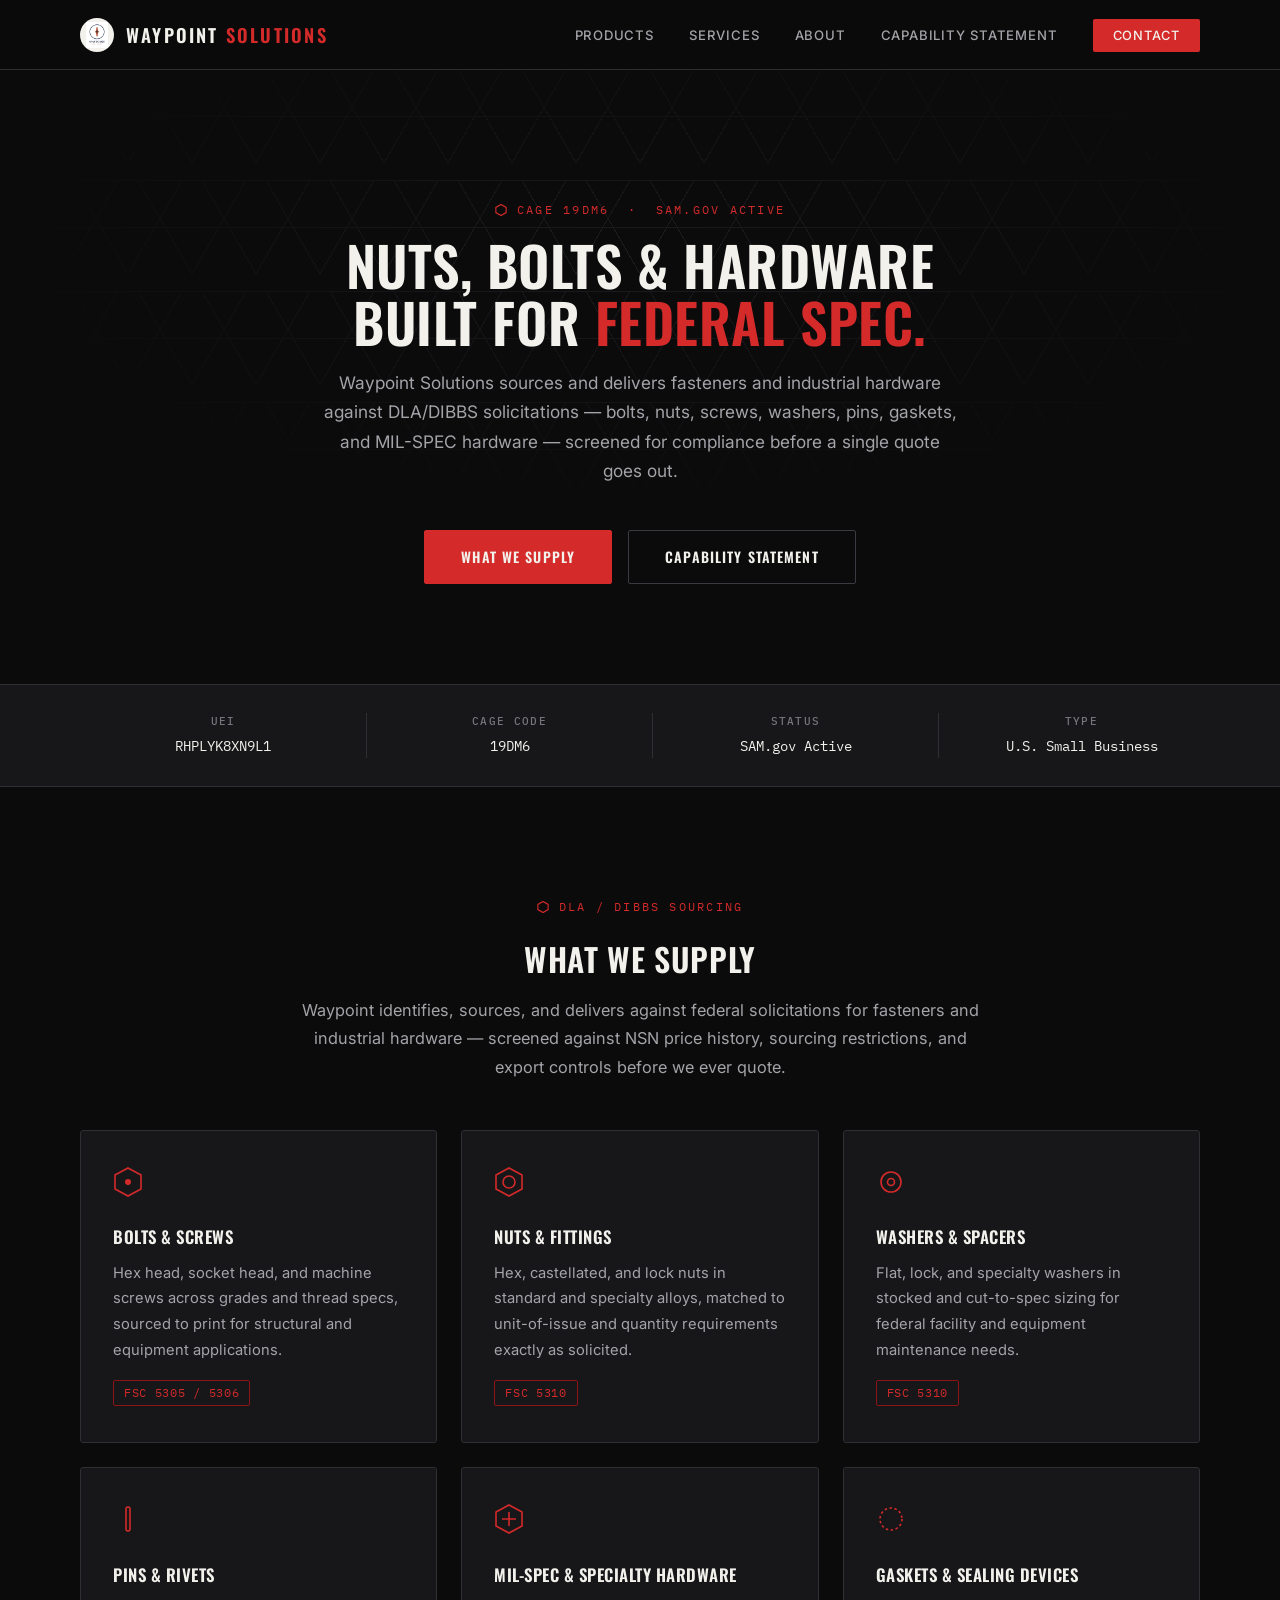
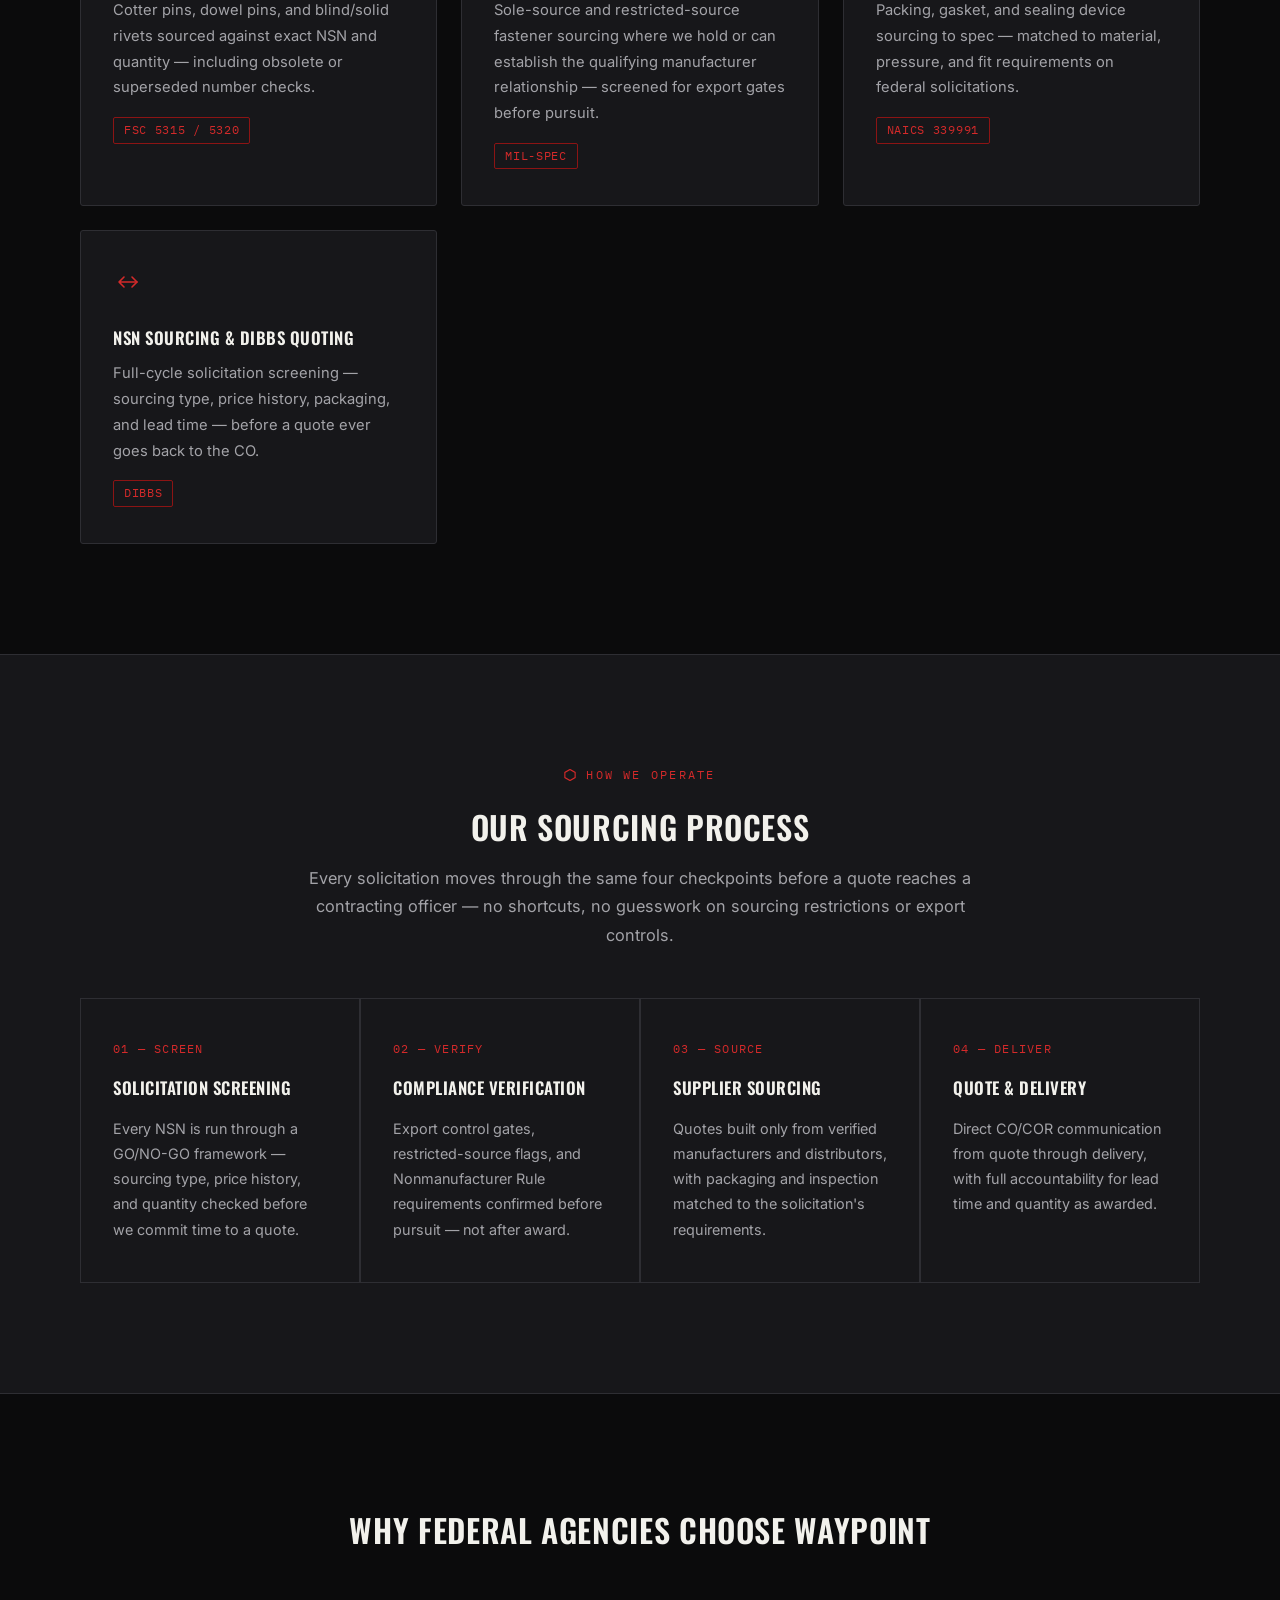
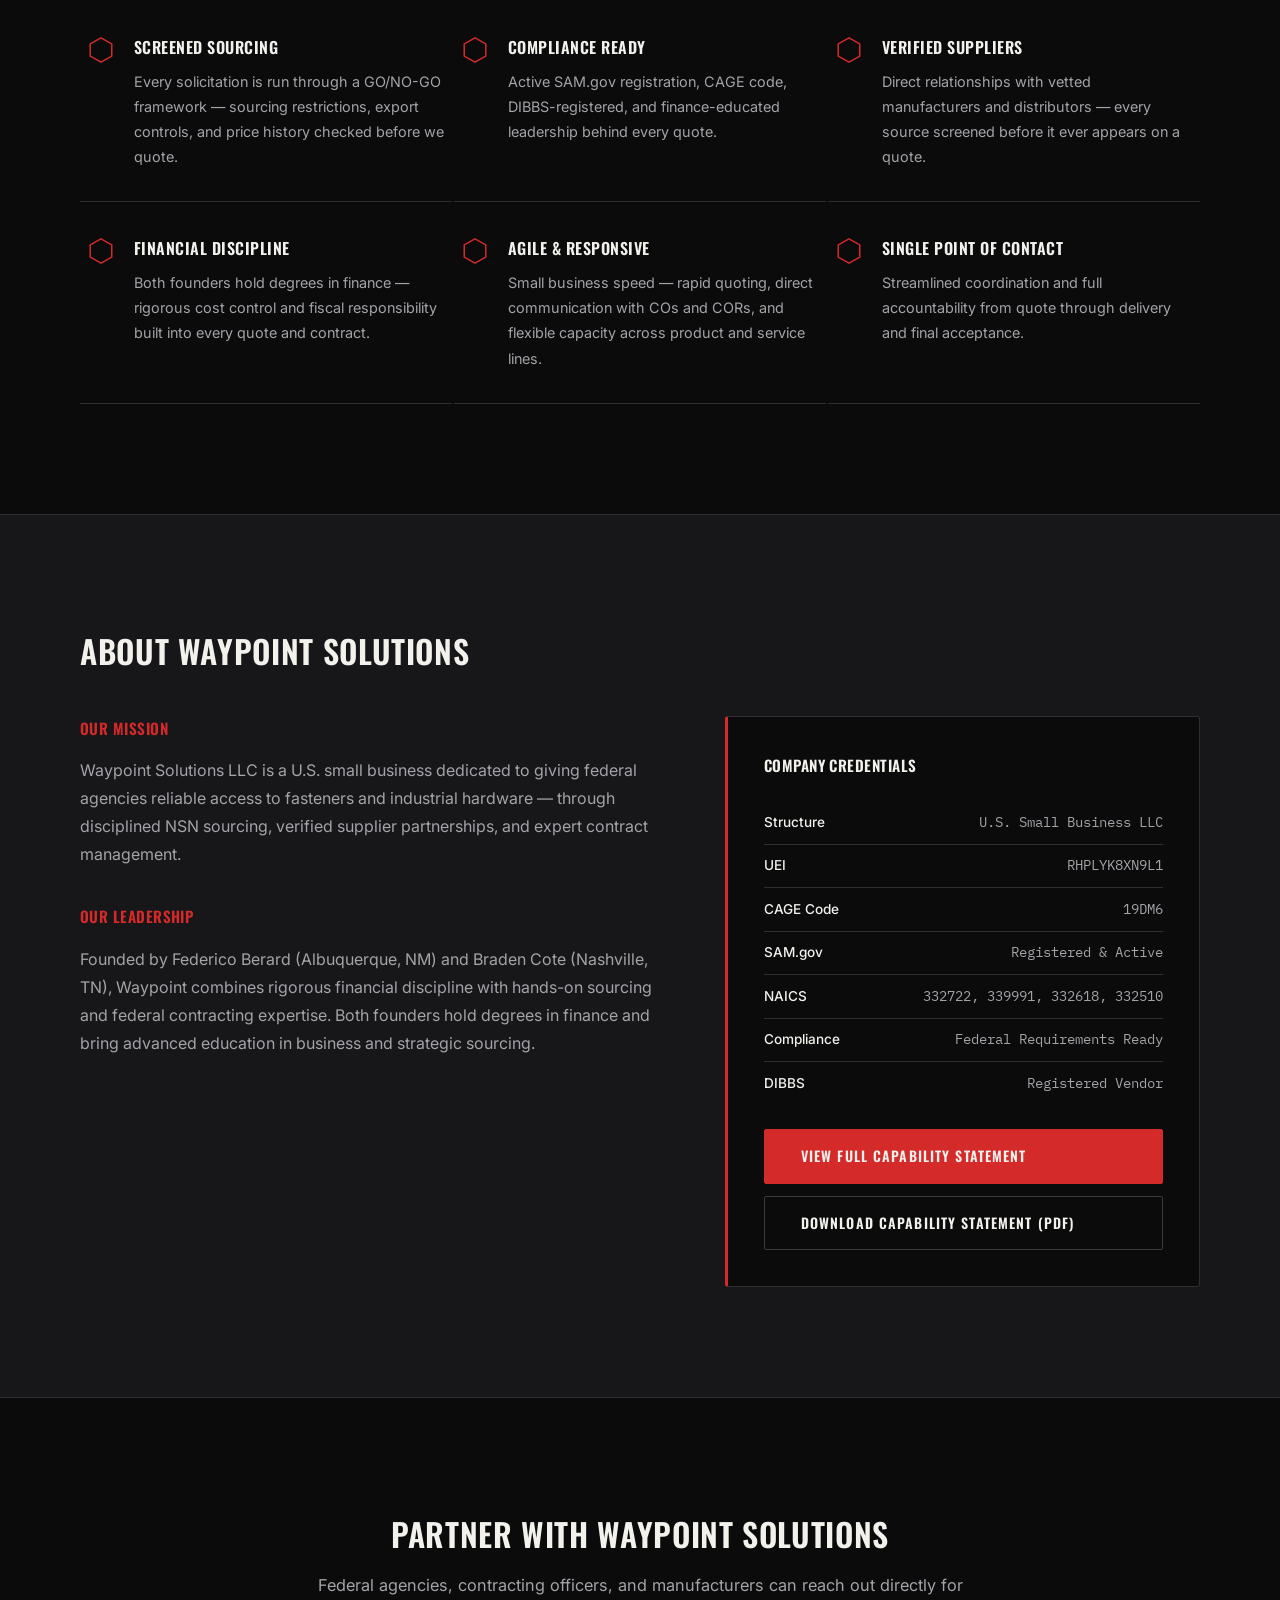
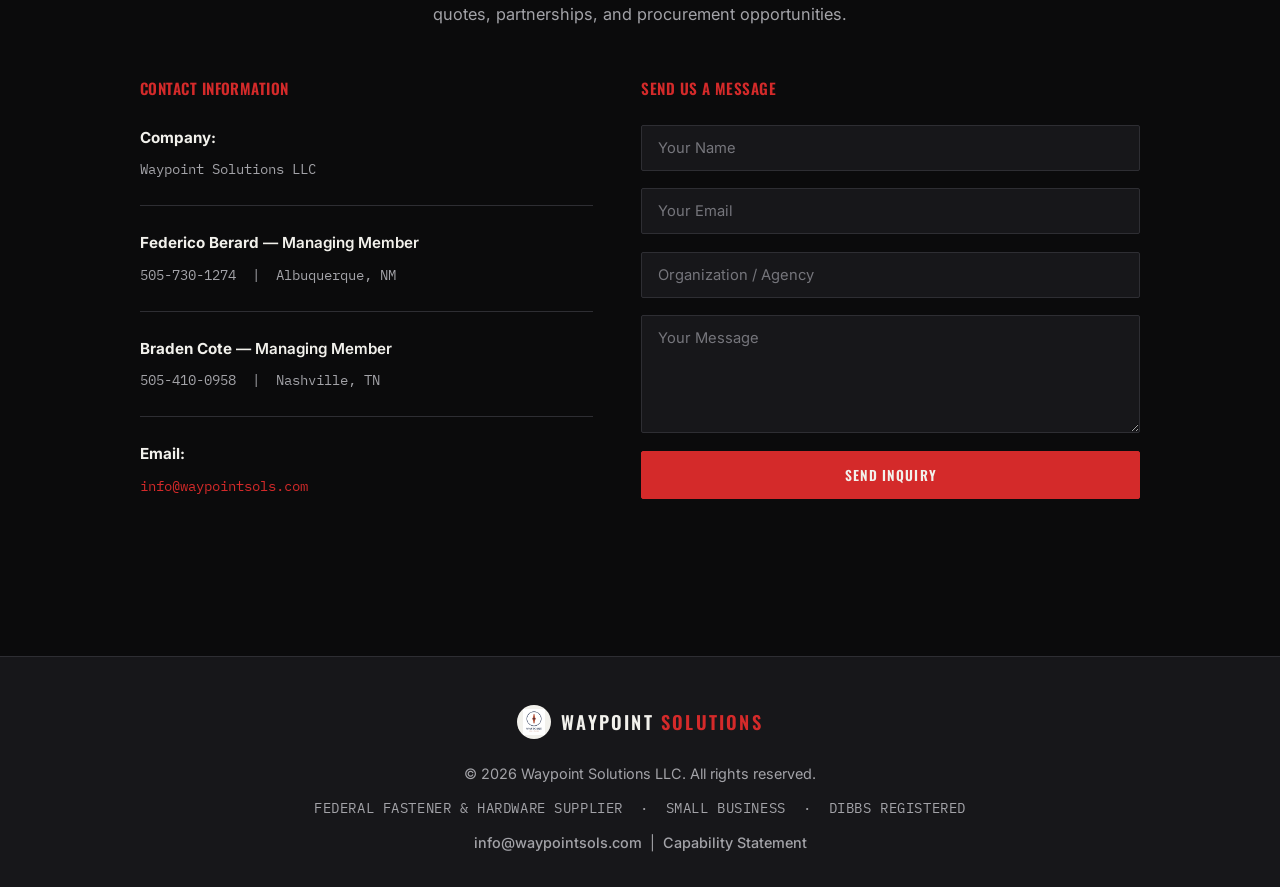
<file: index.html>
<!DOCTYPE html>
<html lang="en">
<head>
<meta charset="UTF-8">
<meta name="viewport" content="width=device-width, initial-scale=1.0">
<title>Waypoint Solutions — Federal Fastener &amp; Hardware Supplier</title>
<meta name="description" content="Waypoint Solutions LLC — federal small business supplying bolts, nuts, screws, washers, pins, gaskets, and industrial hardware through disciplined DLA/DIBBS sourcing.">
<link rel="stylesheet" href="style.css">
</head>
<body>

<!-- Navigation -->
<nav class="navbar">
  <div class="nav-container">
    <div class="logo">
      <div class="logo-mark"><img src="assets/logo.jpeg" alt="Waypoint Solutions logo"></div>
      <div class="logo-text">WAYPOINT <span>SOLUTIONS</span></div>
    </div>
    <ul class="nav-menu">
      <li><a href="#products">Products</a></li>
      <li><a href="#capabilities">Services</a></li>
      <li><a href="#about">About</a></li>
      <li><a href="capability.html">Capability Statement</a></li>
      <li><a href="#contact" class="nav-cta">Contact</a></li>
    </ul>
  </div>
</nav>

<!-- Hero Section -->
<section id="home" class="hero">
  <div class="hex-bg"></div>
  <div class="hero-content">
    <div class="eyebrow">
      <svg class="hex-icon" viewBox="0 0 14 14" fill="none" xmlns="http://www.w3.org/2000/svg"><path d="M7 0.5L13 4V10L7 13.5L1 10V4L7 0.5Z" stroke="#D42A2A" stroke-width="1.3"/></svg>
      CAGE 19DM6 &nbsp;·&nbsp; SAM.GOV ACTIVE
    </div>
    <h1>NUTS, BOLTS &amp; HARDWARE<br>BUILT FOR <span class="accent">FEDERAL SPEC.</span></h1>
    <p class="subtitle">Waypoint Solutions sources and delivers fasteners and industrial hardware against DLA/DIBBS solicitations — bolts, nuts, screws, washers, pins, gaskets, and MIL-SPEC hardware — screened for compliance before a single quote goes out.</p>
    <div class="hero-actions">
      <a href="#products" class="cta-button">What We Supply</a>
      <a href="capability.html" class="cta-button ghost">Capability Statement</a>
    </div>
  </div>
</section>

<!-- Trust / Spec Bar -->
<section class="trust-bar">
  <div class="trust-container">
    <div class="trust-item"><strong>UEI</strong>RHPLYK8XN9L1</div>
    <div class="trust-item"><strong>CAGE Code</strong>19DM6</div>
    <div class="trust-item"><strong>Status</strong>SAM.gov Active</div>
    <div class="trust-item"><strong>Type</strong>U.S. Small Business</div>
  </div>
</section>

<!-- Products: Fastener & Hardware Distribution -->
<section id="products" class="products">
  <div class="container">
    <div class="section-head">
      <div class="eyebrow">
        <svg class="hex-icon" viewBox="0 0 14 14" fill="none" xmlns="http://www.w3.org/2000/svg"><path d="M7 0.5L13 4V10L7 13.5L1 10V4L7 0.5Z" stroke="#D42A2A" stroke-width="1.3"/></svg>
        DLA / DIBBS SOURCING
      </div>
      <h2>What We Supply</h2>
      <p class="section-intro">Waypoint identifies, sources, and delivers against federal solicitations for fasteners and industrial hardware — screened against NSN price history, sourcing restrictions, and export controls before we ever quote.</p>
    </div>
    <div class="product-grid">

      <div class="product-card">
        <svg class="hex-icon" width="30" height="30" viewBox="0 0 30 30" fill="none" xmlns="http://www.w3.org/2000/svg"><path d="M15 1L28 8V22L15 29L2 22V8L15 1Z" stroke="#D42A2A" stroke-width="1.6"/><circle cx="15" cy="15" r="3" fill="#D42A2A"/></svg>
        <h3>Bolts &amp; Screws</h3>
        <p>Hex head, socket head, and machine screws across grades and thread specs, sourced to print for structural and equipment applications.</p>
        <span class="part-tag">FSC 5305 / 5306</span>
      </div>

      <div class="product-card">
        <svg class="hex-icon" width="30" height="30" viewBox="0 0 30 30" fill="none" xmlns="http://www.w3.org/2000/svg"><path d="M15 1L28 8V22L15 29L2 22V8L15 1Z" stroke="#D42A2A" stroke-width="1.6"/><circle cx="15" cy="15" r="6" stroke="#D42A2A" stroke-width="1.6"/></svg>
        <h3>Nuts &amp; Fittings</h3>
        <p>Hex, castellated, and lock nuts in standard and specialty alloys, matched to unit-of-issue and quantity requirements exactly as solicited.</p>
        <span class="part-tag">FSC 5310</span>
      </div>

      <div class="product-card">
        <svg class="hex-icon" width="30" height="30" viewBox="0 0 30 30" fill="none" xmlns="http://www.w3.org/2000/svg"><circle cx="15" cy="15" r="10" stroke="#D42A2A" stroke-width="1.6"/><circle cx="15" cy="15" r="3.5" stroke="#D42A2A" stroke-width="1.6"/></svg>
        <h3>Washers &amp; Spacers</h3>
        <p>Flat, lock, and specialty washers in stocked and cut-to-spec sizing for federal facility and equipment maintenance needs.</p>
        <span class="part-tag">FSC 5310</span>
      </div>

      <div class="product-card">
        <svg class="hex-icon" width="30" height="30" viewBox="0 0 30 30" fill="none" xmlns="http://www.w3.org/2000/svg"><rect x="13" y="3" width="4" height="24" rx="2" stroke="#D42A2A" stroke-width="1.6"/></svg>
        <h3>Pins &amp; Rivets</h3>
        <p>Cotter pins, dowel pins, and blind/solid rivets sourced against exact NSN and quantity — including obsolete or superseded number checks.</p>
        <span class="part-tag">FSC 5315 / 5320</span>
      </div>

      <div class="product-card">
        <svg class="hex-icon" width="30" height="30" viewBox="0 0 30 30" fill="none" xmlns="http://www.w3.org/2000/svg"><path d="M15 1L28 8V22L15 29L2 22V8L15 1Z" stroke="#D42A2A" stroke-width="1.6"/><path d="M15 8V22M8 15H22" stroke="#D42A2A" stroke-width="1.6"/></svg>
        <h3>MIL-SPEC &amp; Specialty Hardware</h3>
        <p>Sole-source and restricted-source fastener sourcing where we hold or can establish the qualifying manufacturer relationship — screened for export gates before pursuit.</p>
        <span class="part-tag">MIL-SPEC</span>
      </div>

      <div class="product-card">
        <svg class="hex-icon" width="30" height="30" viewBox="0 0 30 30" fill="none" xmlns="http://www.w3.org/2000/svg"><circle cx="15" cy="15" r="11" stroke="#D42A2A" stroke-width="1.6" stroke-dasharray="2.5 2.5"/></svg>
        <h3>Gaskets &amp; Sealing Devices</h3>
        <p>Packing, gasket, and sealing device sourcing to spec — matched to material, pressure, and fit requirements on federal solicitations.</p>
        <span class="part-tag">NAICS 339991</span>
      </div>

      <div class="product-card">
        <svg class="hex-icon" width="30" height="30" viewBox="0 0 30 30" fill="none" xmlns="http://www.w3.org/2000/svg"><path d="M6 15H24M6 15L11 10M6 15L11 20" stroke="#D42A2A" stroke-width="1.6" stroke-linecap="round" stroke-linejoin="round"/><path d="M24 15L19 10M24 15L19 20" stroke="#D42A2A" stroke-width="1.6" stroke-linecap="round" stroke-linejoin="round"/></svg>
        <h3>NSN Sourcing &amp; DIBBS Quoting</h3>
        <p>Full-cycle solicitation screening — sourcing type, price history, packaging, and lead time — before a quote ever goes back to the CO.</p>
        <span class="part-tag">DIBBS</span>
      </div>

    </div>
  </div>
</section>

<!-- Process: How a solicitation moves through Waypoint -->
<section id="capabilities" class="services">
  <div class="container">
    <div class="section-head">
      <div class="eyebrow">
        <svg class="hex-icon" viewBox="0 0 14 14" fill="none" xmlns="http://www.w3.org/2000/svg"><path d="M7 0.5L13 4V10L7 13.5L1 10V4L7 0.5Z" stroke="#D42A2A" stroke-width="1.3"/></svg>
        HOW WE OPERATE
      </div>
      <h2>Our Sourcing Process</h2>
      <p class="section-intro">Every solicitation moves through the same four checkpoints before a quote reaches a contracting officer — no shortcuts, no guesswork on sourcing restrictions or export controls.</p>
    </div>
    <div class="services-grid">
      <div class="service-card">
        <span class="num">01 — SCREEN</span>
        <h3>Solicitation Screening</h3>
        <p>Every NSN is run through a GO/NO-GO framework — sourcing type, price history, and quantity checked before we commit time to a quote.</p>
      </div>
      <div class="service-card">
        <span class="num">02 — VERIFY</span>
        <h3>Compliance Verification</h3>
        <p>Export control gates, restricted-source flags, and Nonmanufacturer Rule requirements confirmed before pursuit — not after award.</p>
      </div>
      <div class="service-card">
        <span class="num">03 — SOURCE</span>
        <h3>Supplier Sourcing</h3>
        <p>Quotes built only from verified manufacturers and distributors, with packaging and inspection matched to the solicitation's requirements.</p>
      </div>
      <div class="service-card">
        <span class="num">04 — DELIVER</span>
        <h3>Quote &amp; Delivery</h3>
        <p>Direct CO/COR communication from quote through delivery, with full accountability for lead time and quantity as awarded.</p>
      </div>
    </div>
  </div>
</section>

<!-- Why Waypoint -->
<section class="why-waypoint">
  <div class="container">
    <div class="section-head">
      <h2>Why Federal Agencies Choose Waypoint</h2>
    </div>
    <div class="value-grid">
      <div class="value-item">
        <svg class="hex-icon" width="26" height="26" viewBox="0 0 28 28" fill="none" xmlns="http://www.w3.org/2000/svg"><path d="M14 1L25.6 7.5V20.5L14 27L2.4 20.5V7.5L14 1Z" stroke="#D42A2A" stroke-width="1.6"/></svg>
        <div>
          <h3>Screened Sourcing</h3>
          <p>Every solicitation is run through a GO/NO-GO framework — sourcing restrictions, export controls, and price history checked before we quote.</p>
        </div>
      </div>
      <div class="value-item">
        <svg class="hex-icon" width="26" height="26" viewBox="0 0 28 28" fill="none" xmlns="http://www.w3.org/2000/svg"><path d="M14 1L25.6 7.5V20.5L14 27L2.4 20.5V7.5L14 1Z" stroke="#D42A2A" stroke-width="1.6"/></svg>
        <div>
          <h3>Compliance Ready</h3>
          <p>Active SAM.gov registration, CAGE code, DIBBS-registered, and finance-educated leadership behind every quote.</p>
        </div>
      </div>
      <div class="value-item">
        <svg class="hex-icon" width="26" height="26" viewBox="0 0 28 28" fill="none" xmlns="http://www.w3.org/2000/svg"><path d="M14 1L25.6 7.5V20.5L14 27L2.4 20.5V7.5L14 1Z" stroke="#D42A2A" stroke-width="1.6"/></svg>
        <div>
          <h3>Verified Suppliers</h3>
          <p>Direct relationships with vetted manufacturers and distributors — every source screened before it ever appears on a quote.</p>
        </div>
      </div>
      <div class="value-item">
        <svg class="hex-icon" width="26" height="26" viewBox="0 0 28 28" fill="none" xmlns="http://www.w3.org/2000/svg"><path d="M14 1L25.6 7.5V20.5L14 27L2.4 20.5V7.5L14 1Z" stroke="#D42A2A" stroke-width="1.6"/></svg>
        <div>
          <h3>Financial Discipline</h3>
          <p>Both founders hold degrees in finance — rigorous cost control and fiscal responsibility built into every quote and contract.</p>
        </div>
      </div>
      <div class="value-item">
        <svg class="hex-icon" width="26" height="26" viewBox="0 0 28 28" fill="none" xmlns="http://www.w3.org/2000/svg"><path d="M14 1L25.6 7.5V20.5L14 27L2.4 20.5V7.5L14 1Z" stroke="#D42A2A" stroke-width="1.6"/></svg>
        <div>
          <h3>Agile &amp; Responsive</h3>
          <p>Small business speed — rapid quoting, direct communication with COs and CORs, and flexible capacity across product and service lines.</p>
        </div>
      </div>
      <div class="value-item">
        <svg class="hex-icon" width="26" height="26" viewBox="0 0 28 28" fill="none" xmlns="http://www.w3.org/2000/svg"><path d="M14 1L25.6 7.5V20.5L14 27L2.4 20.5V7.5L14 1Z" stroke="#D42A2A" stroke-width="1.6"/></svg>
        <div>
          <h3>Single Point of Contact</h3>
          <p>Streamlined coordination and full accountability from quote through delivery and final acceptance.</p>
        </div>
      </div>
    </div>
  </div>
</section>

<!-- About Section -->
<section id="about" class="about">
  <div class="container">
    <div class="section-head" style="text-align:left; margin-bottom: 2.5rem;">
      <h2>About Waypoint Solutions</h2>
    </div>
    <div class="about-grid">
      <div class="about-text">
        <h3>Our Mission</h3>
        <p>Waypoint Solutions LLC is a U.S. small business dedicated to giving federal agencies reliable access to fasteners and industrial hardware — through disciplined NSN sourcing, verified supplier partnerships, and expert contract management.</p>
        <h3>Our Leadership</h3>
        <p>Founded by Federico Berard (Albuquerque, NM) and Braden Cote (Nashville, TN), Waypoint combines rigorous financial discipline with hands-on sourcing and federal contracting expertise. Both founders hold degrees in finance and bring advanced education in business and strategic sourcing.</p>
      </div>
      <div class="credentials-box">
        <h3>Company Credentials</h3>
        <ul>
          <li><strong>Structure</strong> U.S. Small Business LLC</li>
          <li><strong>UEI</strong> RHPLYK8XN9L1</li>
          <li><strong>CAGE Code</strong> 19DM6</li>
          <li><strong>SAM.gov</strong> Registered &amp; Active</li>
          <li><strong>NAICS</strong> 332722, 339991, 332618, 332510</li>
          <li><strong>Compliance</strong> Federal Requirements Ready</li>
          <li><strong>DIBBS</strong> Registered Vendor</li>
        </ul>
        <div class="cred-actions">
          <a href="capability.html" class="cta-button">View Full Capability Statement</a>
          <a href="waypoint-capability.pdf" target="_blank" class="cta-button ghost">Download Capability Statement (PDF)</a>
        </div>
      </div>
    </div>
  </div>
</section>

<!-- Contact Section -->
<section id="contact" class="contact">
  <div class="container">
    <div class="section-head">
      <h2>Partner With Waypoint Solutions</h2>
      <p class="contact-intro">Federal agencies, contracting officers, and manufacturers can reach out directly for quotes, partnerships, and procurement opportunities.</p>
    </div>
    <div class="contact-grid">
      <div class="contact-info">
        <h3>Contact Information</h3>
        <div class="info-block">
          <p><strong>Company:</strong></p>
          <p>Waypoint Solutions LLC</p>
        </div>
        <div class="info-block">
          <p><strong>Federico Berard</strong> — Managing Member</p>
          <p>505-730-1274 &nbsp;|&nbsp; Albuquerque, NM</p>
        </div>
        <div class="info-block">
          <p><strong>Braden Cote</strong> — Managing Member</p>
          <p>505-410-0958 &nbsp;|&nbsp; Nashville, TN</p>
        </div>
        <div class="info-block">
          <p><strong>Email:</strong></p>
          <p><a href="mailto:info@waypointsols.com">info@waypointsols.com</a></p>
        </div>
      </div>
      <div class="contact-form-container">
        <h3>Send us a Message</h3>
        <form class="contact-form" action="https://formsubmit.co/info@waypointsols.com" method="POST">
          <input type="hidden" name="_subject" value="New Inquiry — Waypoint Solutions Website">
          <input type="hidden" name="_template" value="table">
          <input type="hidden" name="_captcha" value="false">
          <input type="hidden" name="_next" value="https://waypointsols.com/thank-you.html">
          <input type="text" name="_honey" style="display:none" tabindex="-1" autocomplete="off">
          <input type="text" name="name" placeholder="Your Name" required>
          <input type="email" name="email" placeholder="Your Email" required>
          <input type="text" name="organization" placeholder="Organization / Agency">
          <textarea name="message" placeholder="Your Message" rows="5" required></textarea>
          <button type="submit" class="submit-btn">Send Inquiry</button>
        </form>
      </div>
    </div>
  </div>
</section>

<!-- Footer -->
<footer class="footer">
  <div class="container">
    <div class="footer-logo">
      <div class="logo-mark"><img src="assets/logo.jpeg" alt="Waypoint Solutions logo"></div>
      <div class="logo-text">WAYPOINT <span>SOLUTIONS</span></div>
    </div>
    <p>&copy; 2026 Waypoint Solutions LLC. All rights reserved.</p>
    <p class="footer-meta">FEDERAL FASTENER &amp; HARDWARE SUPPLIER &nbsp;·&nbsp; SMALL BUSINESS &nbsp;·&nbsp; DIBBS REGISTERED</p>
    <p class="footer-contact"><a href="mailto:info@waypointsols.com">info@waypointsols.com</a> &nbsp;|&nbsp; <a href="capability.html">Capability Statement</a></p>
  </div>
</footer>

</body>
</html>
</file>
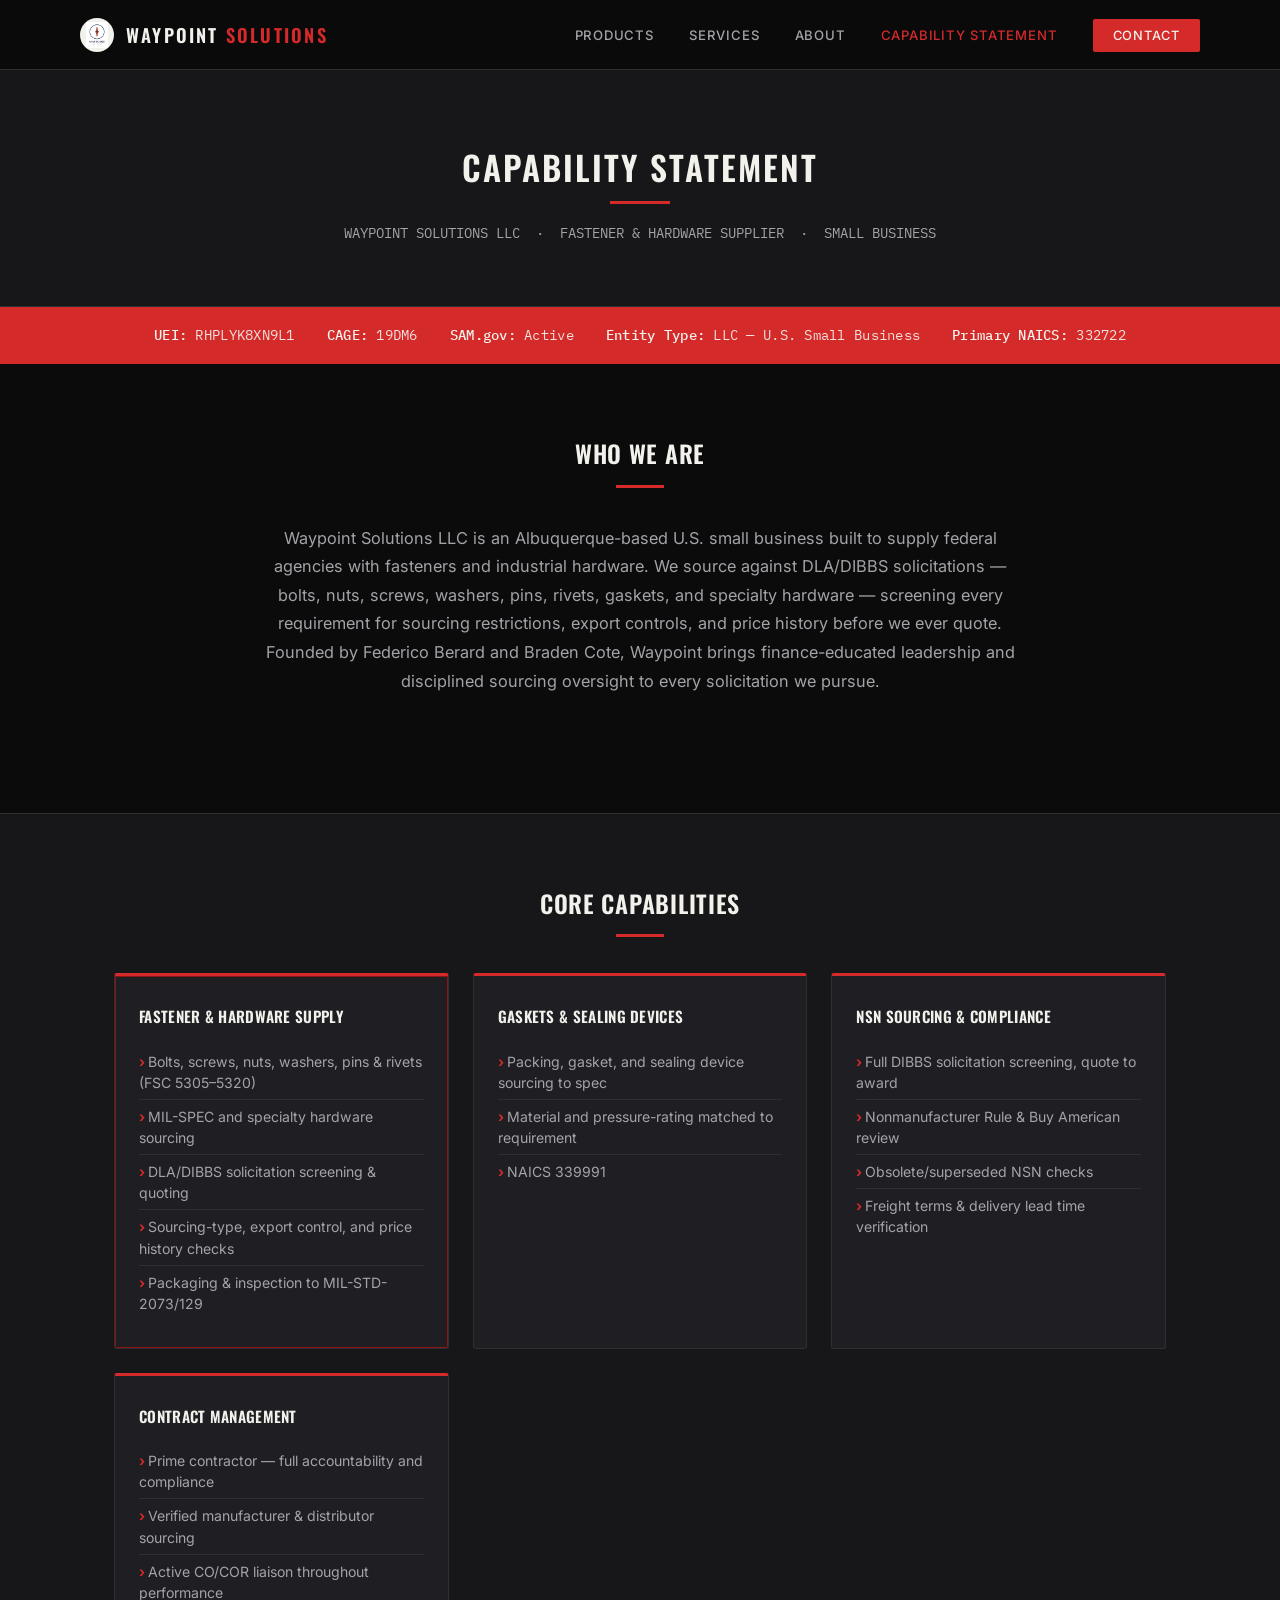
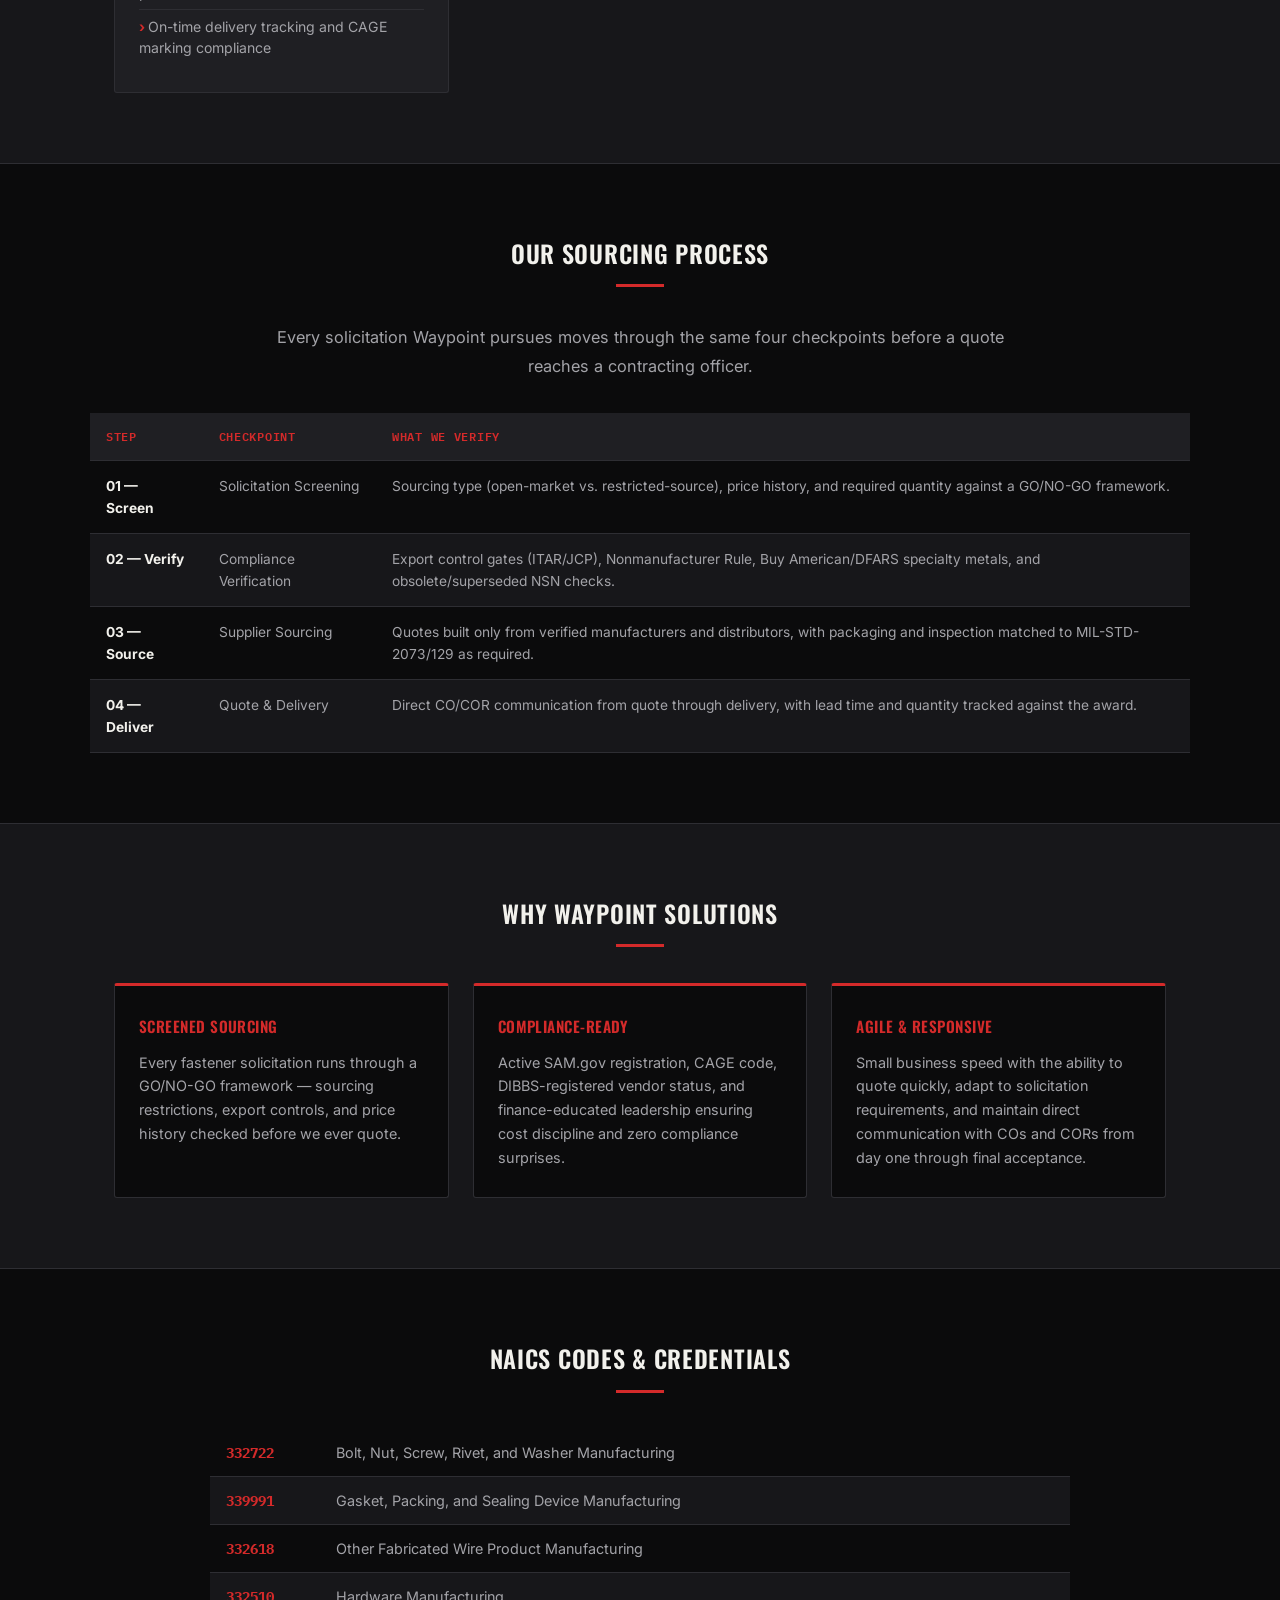
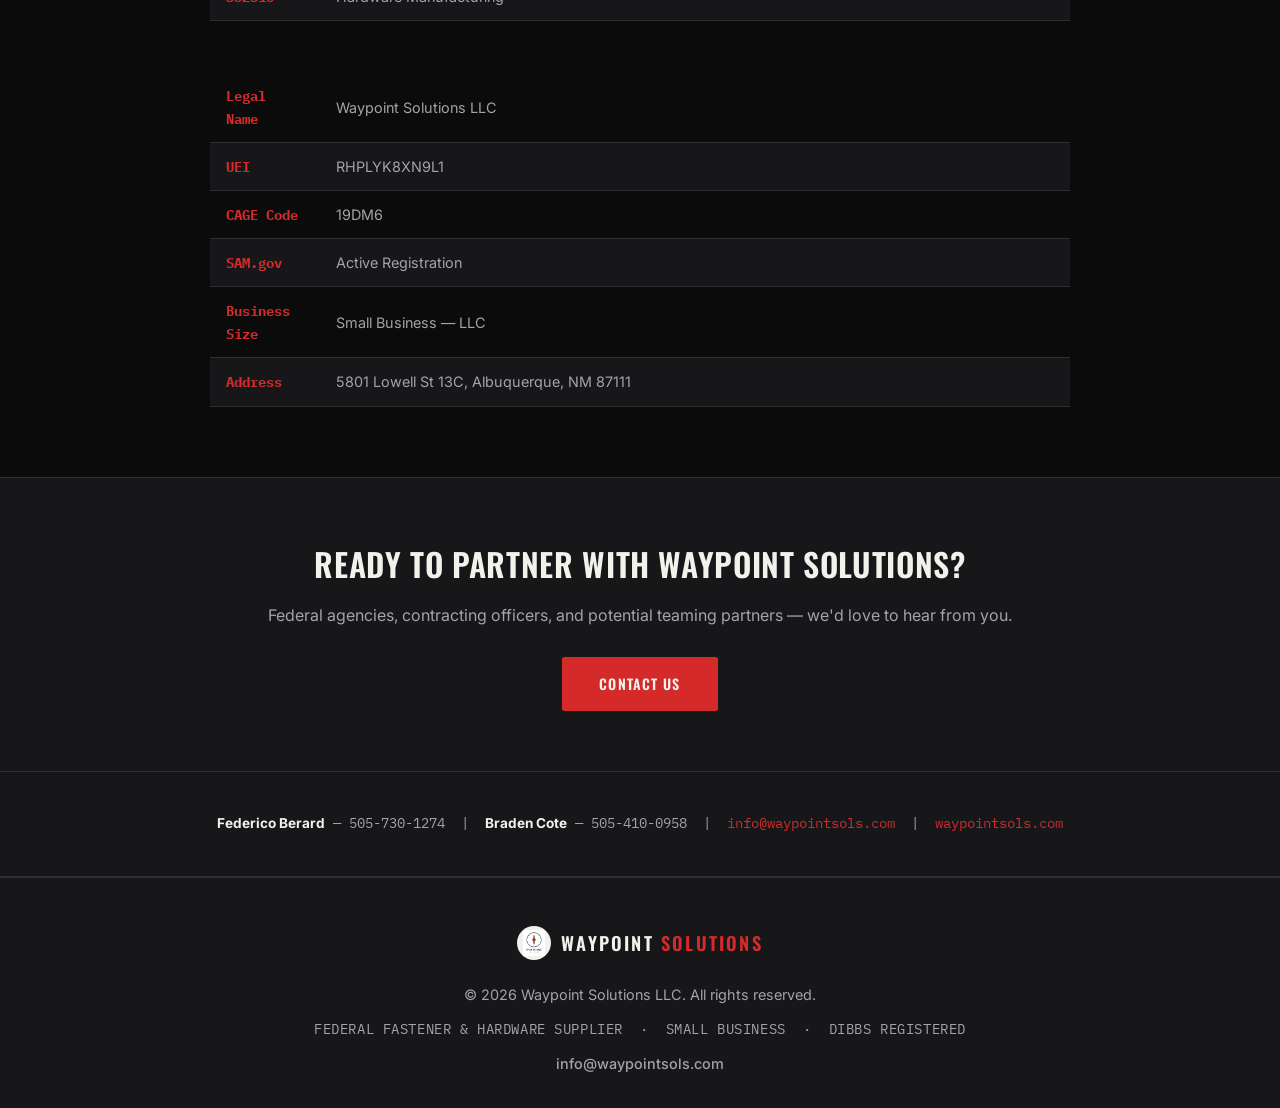
<file: capability.html>
<!DOCTYPE html>
<html lang="en">
<head>
<meta charset="UTF-8">
<meta name="viewport" content="width=device-width, initial-scale=1.0">
<title>Capability Statement — Waypoint Solutions LLC</title>
<link rel="stylesheet" href="style.css">
<style>
  /* ── Capability page specific styles ── */
  .cap-hero {
    background: var(--charcoal-1);
    padding: 80px 0 60px;
    text-align: center;
    border-bottom: 1px solid var(--steel-line);
  }
  .cap-hero h1 {
    color: var(--white);
    font-size: 2.1rem;
    letter-spacing: 0.06em;
    margin: 0 0 8px;
  }
  .cap-hero .red-bar {
    width: 60px;
    height: 3px;
    background: var(--red);
    margin: 16px auto;
  }
  .cap-hero p {
    color: var(--grey);
    font-family: var(--font-mono);
    font-size: 0.9rem;
    margin: 0;
  }

  .cap-section {
    padding: 70px 0;
    background: var(--black);
  }
  .cap-section.alt {
    background: var(--charcoal-1);
    border-top: 1px solid var(--steel-line);
    border-bottom: 1px solid var(--steel-line);
  }

  .cap-intro {
    max-width: 760px;
    margin: 0 auto 48px;
    text-align: center;
    color: var(--grey);
    font-size: 1.02rem;
    line-height: 1.75;
  }

  /* Credentials bar */
  .cred-bar {
    background: var(--red);
    padding: 18px 0;
  }
  .cred-bar-inner {
    max-width: 1100px;
    margin: 0 auto;
    padding: 0 24px;
    display: flex;
    flex-wrap: wrap;
    justify-content: center;
    gap: 32px;
  }
  .cred-item {
    font-family: var(--font-mono);
    font-size: 0.85rem;
    color: var(--white);
    font-weight: 500;
    letter-spacing: 0.02em;
  }
  .cred-item span {
    font-weight: 400;
    opacity: 0.92;
  }

  /* Capability cards */
  .cap-grid {
    display: grid;
    grid-template-columns: repeat(auto-fit, minmax(260px, 1fr));
    gap: 24px;
    max-width: 1100px;
    margin: 0 auto;
    padding: 0 24px;
  }
  .cap-card {
    background: var(--charcoal-2);
    border: 1px solid var(--steel-line);
    border-top: 3px solid var(--red);
    border-radius: 3px;
    padding: 28px 24px;
  }
  .cap-card.featured {
    border-top-color: var(--red);
    background: var(--charcoal-2);
    box-shadow: 0 0 0 1px var(--red-deep) inset;
  }
  .cap-card h3 {
    color: var(--white);
    font-size: 0.95rem;
    margin: 0 0 16px;
    letter-spacing: 0.02em;
  }
  .cap-card ul {
    list-style: none;
    padding: 0;
    margin: 0;
  }
  .cap-card ul li {
    color: var(--grey);
    font-size: 0.88rem;
    padding: 6px 0;
    border-bottom: 1px solid var(--steel-line);
    line-height: 1.5;
  }
  .cap-card ul li:last-child { border-bottom: none; }
  .cap-card ul li::before {
    content: "›  ";
    color: var(--red);
    font-weight: 700;
  }

  /* Past performance table */
  .pp-table {
    width: 100%;
    max-width: 1100px;
    margin: 0 auto;
    padding: 0 24px;
    border-collapse: collapse;
  }
  .pp-table thead tr {
    background: var(--charcoal-2);
  }
  .pp-table thead th {
    padding: 14px 16px;
    text-align: left;
    font-family: var(--font-mono);
    font-size: 0.75rem;
    font-weight: 600;
    letter-spacing: 0.06em;
    text-transform: uppercase;
    color: var(--red);
    border-bottom: 1px solid var(--steel-line);
  }
  .pp-table tbody tr:nth-child(even) { background: var(--charcoal-1); }
  .pp-table tbody tr:nth-child(odd)  { background: var(--black); }
  .pp-table tbody td {
    padding: 14px 16px;
    font-size: 0.86rem;
    color: var(--grey);
    vertical-align: top;
    border-bottom: 1px solid var(--steel-line);
  }
  .pp-table tbody td strong { color: var(--white); }

  /* Pillars */
  .pillar-grid {
    display: grid;
    grid-template-columns: repeat(auto-fit, minmax(280px, 1fr));
    gap: 24px;
    max-width: 1100px;
    margin: 0 auto;
    padding: 0 24px;
  }
  .pillar {
    background: var(--black);
    border: 1px solid var(--steel-line);
    border-top: 3px solid var(--red);
    border-radius: 3px;
    padding: 28px 24px;
  }
  .pillar h3 {
    color: var(--red);
    font-size: 0.95rem;
    margin: 0 0 12px;
  }
  .pillar p {
    color: var(--grey);
    font-size: 0.9rem;
    line-height: 1.65;
    margin: 0;
  }

  /* NAICS table */
  .naics-table {
    width: 100%;
    max-width: 860px;
    margin: 0 auto;
    padding: 0 24px;
    border-collapse: collapse;
  }
  .naics-table tr:nth-child(even) { background: var(--charcoal-1); }
  .naics-table tr:nth-child(odd)  { background: var(--black); }
  .naics-table td {
    padding: 12px 16px;
    font-size: 0.9rem;
    color: var(--grey);
    border-bottom: 1px solid var(--steel-line);
  }
  .naics-table td:first-child {
    font-family: var(--font-mono);
    font-weight: 700;
    color: var(--red);
    width: 110px;
  }

  /* Contact CTA */
  .cap-cta {
    background: var(--charcoal-1);
    border-top: 1px solid var(--steel-line);
    padding: 60px 24px;
    text-align: center;
  }
  .cap-cta h2 { color: var(--white); margin: 0 0 12px; }
  .cap-cta p  { color: var(--grey); margin: 0 0 28px; }

  .section-heading {
    text-align: center;
    color: var(--white);
    font-family: var(--font-display);
    text-transform: uppercase;
    font-size: 1.5rem;
    margin: 0 0 12px;
    letter-spacing: 0.03em;
  }
  .red-underline {
    width: 48px;
    height: 3px;
    background: var(--red);
    margin: 0 auto 36px;
  }

  @media (max-width: 700px) {
    .pp-table { font-size: 0.8rem; }
    .pp-table thead th, .pp-table tbody td { padding: 10px 10px; }
    .cap-hero h1 { font-size: 1.4rem; }
  }
</style>
</head>
<body>

<!-- Navigation -->
<nav class="navbar">
  <div class="nav-container">
    <div class="logo">
      <a href="index.html" style="display:flex; align-items:center; gap:12px; text-decoration:none;">
        <div class="logo-mark"><img src="assets/logo.jpeg" alt="Waypoint Solutions logo"></div>
        <div class="logo-text">WAYPOINT <span>SOLUTIONS</span></div>
      </a>
    </div>
    <ul class="nav-menu">
      <li><a href="index.html#products">Products</a></li>
      <li><a href="index.html#capabilities">Services</a></li>
      <li><a href="index.html#about">About</a></li>
      <li><a href="capability.html" class="active">Capability Statement</a></li>
      <li><a href="index.html#contact" class="nav-cta">Contact</a></li>
    </ul>
  </div>
</nav>

<!-- Hero -->
<div class="cap-hero">
  <h1>CAPABILITY STATEMENT</h1>
  <div class="red-bar"></div>
  <p>WAYPOINT SOLUTIONS LLC &nbsp;·&nbsp; FASTENER &amp; HARDWARE SUPPLIER &nbsp;·&nbsp; SMALL BUSINESS</p>
</div>

<!-- Credentials Bar -->
<div class="cred-bar">
  <div class="cred-bar-inner">
    <div class="cred-item">UEI: <span>RHPLYK8XN9L1</span></div>
    <div class="cred-item">CAGE: <span>19DM6</span></div>
    <div class="cred-item">SAM.gov: <span>Active</span></div>
    <div class="cred-item">Entity Type: <span>LLC — U.S. Small Business</span></div>
    <div class="cred-item">Primary NAICS: <span>332722</span></div>
  </div>
</div>

<!-- Who We Are -->
<section class="cap-section">
  <div class="container">
    <h2 class="section-heading">Who We Are</h2>
    <div class="red-underline"></div>
    <p class="cap-intro">
      Waypoint Solutions LLC is an Albuquerque-based U.S. small business built to supply federal agencies with fasteners and industrial hardware. We source against DLA/DIBBS solicitations — bolts, nuts, screws, washers, pins, rivets, gaskets, and specialty hardware — screening every requirement for sourcing restrictions, export controls, and price history before we ever quote. Founded by Federico Berard and Braden Cote, Waypoint brings finance-educated leadership and disciplined sourcing oversight to every solicitation we pursue.
    </p>
  </div>
</section>

<!-- Core Capabilities -->
<section class="cap-section alt">
  <div class="container">
    <h2 class="section-heading">Core Capabilities</h2>
    <div class="red-underline"></div>
    <div class="cap-grid">
      <div class="cap-card featured">
        <h3>Fastener &amp; Hardware Supply</h3>
        <ul>
          <li>Bolts, screws, nuts, washers, pins &amp; rivets (FSC 5305–5320)</li>
          <li>MIL-SPEC and specialty hardware sourcing</li>
          <li>DLA/DIBBS solicitation screening &amp; quoting</li>
          <li>Sourcing-type, export control, and price history checks</li>
          <li>Packaging &amp; inspection to MIL-STD-2073/129</li>
        </ul>
      </div>
      <div class="cap-card">
        <h3>Gaskets &amp; Sealing Devices</h3>
        <ul>
          <li>Packing, gasket, and sealing device sourcing to spec</li>
          <li>Material and pressure-rating matched to requirement</li>
          <li>NAICS 339991</li>
        </ul>
      </div>
      <div class="cap-card">
        <h3>NSN Sourcing &amp; Compliance</h3>
        <ul>
          <li>Full DIBBS solicitation screening, quote to award</li>
          <li>Nonmanufacturer Rule &amp; Buy American review</li>
          <li>Obsolete/superseded NSN checks</li>
          <li>Freight terms &amp; delivery lead time verification</li>
        </ul>
      </div>
      <div class="cap-card">
        <h3>Contract Management</h3>
        <ul>
          <li>Prime contractor — full accountability and compliance</li>
          <li>Verified manufacturer &amp; distributor sourcing</li>
          <li>Active CO/COR liaison throughout performance</li>
          <li>On-time delivery tracking and CAGE marking compliance</li>
        </ul>
      </div>
    </div>
  </div>
</section>

<!-- Sourcing Process -->
<section class="cap-section">
  <div class="container">
    <h2 class="section-heading">Our Sourcing Process</h2>
    <div class="red-underline"></div>
    <p class="cap-intro" style="margin-bottom: 32px;">
      Every solicitation Waypoint pursues moves through the same four checkpoints before a quote reaches a contracting officer.
    </p>
    <table class="pp-table">
      <thead>
        <tr>
          <th>Step</th>
          <th>Checkpoint</th>
          <th>What We Verify</th>
        </tr>
      </thead>
      <tbody>
        <tr>
          <td><strong>01 — Screen</strong></td>
          <td>Solicitation Screening</td>
          <td>Sourcing type (open-market vs. restricted-source), price history, and required quantity against a GO/NO-GO framework.</td>
        </tr>
        <tr>
          <td><strong>02 — Verify</strong></td>
          <td>Compliance Verification</td>
          <td>Export control gates (ITAR/JCP), Nonmanufacturer Rule, Buy American/DFARS specialty metals, and obsolete/superseded NSN checks.</td>
        </tr>
        <tr>
          <td><strong>03 — Source</strong></td>
          <td>Supplier Sourcing</td>
          <td>Quotes built only from verified manufacturers and distributors, with packaging and inspection matched to MIL-STD-2073/129 as required.</td>
        </tr>
        <tr>
          <td><strong>04 — Deliver</strong></td>
          <td>Quote &amp; Delivery</td>
          <td>Direct CO/COR communication from quote through delivery, with lead time and quantity tracked against the award.</td>
        </tr>
      </tbody>
    </table>
  </div>
</section>

<!-- Why Waypoint -->
<section class="cap-section alt">
  <div class="container">
    <h2 class="section-heading">Why Waypoint Solutions</h2>
    <div class="red-underline"></div>
    <div class="pillar-grid">
      <div class="pillar">
        <h3>Screened Sourcing</h3>
        <p>Every fastener solicitation runs through a GO/NO-GO framework — sourcing restrictions, export controls, and price history checked before we ever quote.</p>
      </div>
      <div class="pillar">
        <h3>Compliance-Ready</h3>
        <p>Active SAM.gov registration, CAGE code, DIBBS-registered vendor status, and finance-educated leadership ensuring cost discipline and zero compliance surprises.</p>
      </div>
      <div class="pillar">
        <h3>Agile &amp; Responsive</h3>
        <p>Small business speed with the ability to quote quickly, adapt to solicitation requirements, and maintain direct communication with COs and CORs from day one through final acceptance.</p>
      </div>
    </div>
  </div>
</section>

<!-- NAICS & Credentials -->
<section class="cap-section">
  <div class="container">
    <h2 class="section-heading">NAICS Codes &amp; Credentials</h2>
    <div class="red-underline"></div>
    <table class="naics-table">
      <tr><td>332722</td><td>Bolt, Nut, Screw, Rivet, and Washer Manufacturing</td></tr>
      <tr><td>339991</td><td>Gasket, Packing, and Sealing Device Manufacturing</td></tr>
      <tr><td>332618</td><td>Other Fabricated Wire Product Manufacturing</td></tr>
      <tr><td>332510</td><td>Hardware Manufacturing</td></tr>
    </table>
    <br><br>
    <table class="naics-table">
      <tr><td>Legal Name</td><td>Waypoint Solutions LLC</td></tr>
      <tr><td>UEI</td><td>RHPLYK8XN9L1</td></tr>
      <tr><td>CAGE Code</td><td>19DM6</td></tr>
      <tr><td>SAM.gov</td><td>Active Registration</td></tr>
      <tr><td>Business Size</td><td>Small Business — LLC</td></tr>
      <tr><td>Address</td><td>5801 Lowell St 13C, Albuquerque, NM 87111</td></tr>
    </table>
  </div>
</section>

<!-- Contact CTA -->
<div class="cap-cta">
  <h2>Ready to Partner with Waypoint Solutions?</h2>
  <p>Federal agencies, contracting officers, and potential teaming partners — we'd love to hear from you.</p>
  <a href="index.html#contact" class="cta-button">Contact Us</a>
</div>

<!-- Contact Quick Info -->
<section class="cap-section alt" style="padding: 40px 0;">
  <div class="container" style="text-align: center;">
    <p style="color:var(--grey); font-family: var(--font-mono); font-size:0.85rem; margin:0;">
      <strong style="color:var(--white); font-family: var(--font-body);">Federico Berard</strong> — 505-730-1274 &nbsp;|&nbsp;
      <strong style="color:var(--white); font-family: var(--font-body);">Braden Cote</strong> — 505-410-0958 &nbsp;|&nbsp;
      <a href="mailto:info@waypointsols.com">info@waypointsols.com</a> &nbsp;|&nbsp;
      <a href="https://waypointsols.com">waypointsols.com</a>
    </p>
  </div>
</section>

<!-- Footer -->
<footer class="footer">
  <div class="container">
    <div class="footer-logo">
      <div class="logo-mark"><img src="assets/logo.jpeg" alt="Waypoint Solutions logo"></div>
      <div class="logo-text">WAYPOINT <span>SOLUTIONS</span></div>
    </div>
    <p>&copy; 2026 Waypoint Solutions LLC. All rights reserved.</p>
    <p class="footer-meta">FEDERAL FASTENER &amp; HARDWARE SUPPLIER &nbsp;·&nbsp; SMALL BUSINESS &nbsp;·&nbsp; DIBBS REGISTERED</p>
    <p class="footer-contact"><a href="mailto:info@waypointsols.com">info@waypointsols.com</a></p>
  </div>
</footer>

</body>
</html>
</file>
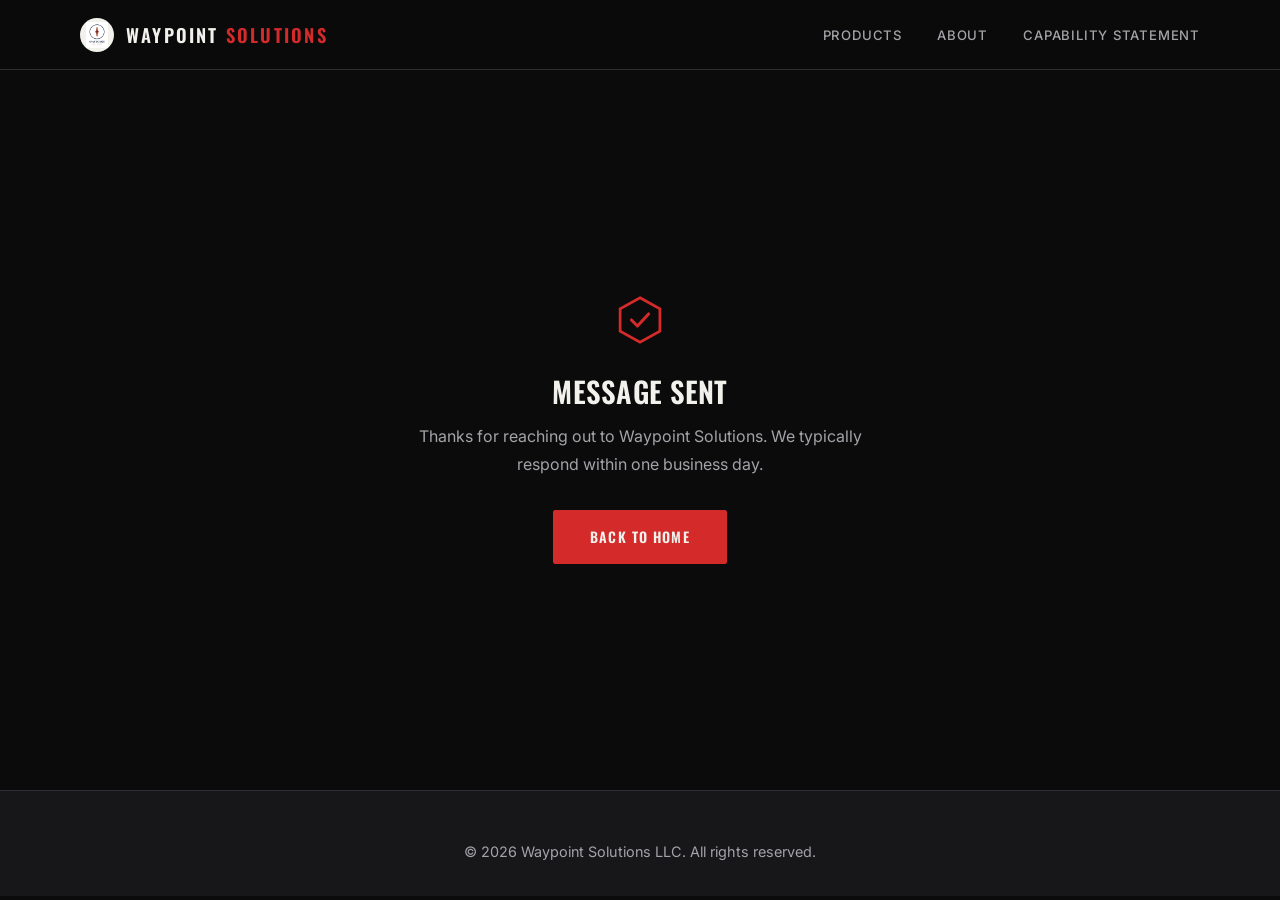
<file: thank-you.html>
<!DOCTYPE html>
<html lang="en">
<head>
<meta charset="UTF-8">
<meta name="viewport" content="width=device-width, initial-scale=1.0">
<title>Message Sent — Waypoint Solutions</title>
<link rel="stylesheet" href="style.css">
<style>
  .thanks {
    min-height: 80vh;
    display: flex;
    align-items: center;
    justify-content: center;
    text-align: center;
    padding: 100px 20px;
  }
  .thanks-box { max-width: 500px; }
  .thanks-box svg { margin-bottom: 1.5rem; }
</style>
</head>
<body>

<nav class="navbar">
  <div class="nav-container">
    <div class="logo">
      <a href="index.html" style="display:flex; align-items:center; gap:12px; text-decoration:none;">
        <div class="logo-mark"><img src="assets/logo.jpeg" alt="Waypoint Solutions logo"></div>
        <div class="logo-text">WAYPOINT <span>SOLUTIONS</span></div>
      </a>
    </div>
    <ul class="nav-menu">
      <li><a href="index.html#products">Products</a></li>
      <li><a href="index.html#about">About</a></li>
      <li><a href="capability.html">Capability Statement</a></li>
    </ul>
  </div>
</nav>

<section class="thanks">
  <div class="thanks-box">
    <svg width="48" height="48" viewBox="0 0 28 28" fill="none" xmlns="http://www.w3.org/2000/svg"><path d="M14 1L25.6 7.5V20.5L14 27L2.4 20.5V7.5L14 1Z" stroke="#D42A2A" stroke-width="1.6"/><path d="M9 14L12.5 17.5L19 10.5" stroke="#D42A2A" stroke-width="1.8" stroke-linecap="round" stroke-linejoin="round"/></svg>
    <h1 style="font-size: 1.8rem;">MESSAGE SENT</h1>
    <p style="margin: 1rem 0 2rem;">Thanks for reaching out to Waypoint Solutions. We typically respond within one business day.</p>
    <a href="index.html" class="cta-button">Back to Home</a>
  </div>
</section>

<footer class="footer">
  <div class="container">
    <p>&copy; 2026 Waypoint Solutions LLC. All rights reserved.</p>
  </div>
</footer>

</body>
</html>
</file>
<file: style.css>
/* ==========================================================================
   WAYPOINT SOLUTIONS — Design System
   Palette: gunmetal black + machine red, built around the fastener/hardware
   distribution business. Display type is a stamped-steel condensed face;
   spec data (NSN/CAGE/part numbers) runs in mono, like a torque chart.
   ========================================================================== */

@import url('https://fonts.googleapis.com/css2?family=Oswald:wght@400;500;600;700&family=Inter:wght@400;500;600;700&family=IBM+Plex+Mono:wght@400;500;600&display=swap');

:root {
    --black:         #0B0B0C;
    --charcoal-1:    #17171A;
    --charcoal-2:    #1F1F23;
    --steel-line:    #2E2E33;
    --steel-line-lt: #3A3A40;
    --red:           #D42A2A;
    --red-deep:      #8C1414;
    --red-glow:      rgba(212, 42, 42, 0.25);
    --white:         #F2F1EC;
    --grey:          #A3A3A8;
    --grey-dim:      #75757B;

    --font-display: 'Oswald', 'Arial Narrow', sans-serif;
    --font-body: 'Inter', -apple-system, BlinkMacSystemFont, 'Segoe UI', sans-serif;
    --font-mono: 'IBM Plex Mono', 'SFMono-Regular', Consolas, monospace;
}

* {
    margin: 0;
    padding: 0;
    box-sizing: border-box;
}

html {
    scroll-behavior: smooth;
}

body {
    font-family: var(--font-body);
    line-height: 1.6;
    color: var(--white);
    background: var(--black);
    min-height: 100vh;
}

.container {
    max-width: 1200px;
    margin: 0 auto;
    padding: 0 40px;
}

::selection {
    background: var(--red);
    color: var(--white);
}

/* ===== TYPOGRAPHY ===== */
h1, h2, h3 {
    font-family: var(--font-display);
    font-weight: 600;
    text-transform: uppercase;
    letter-spacing: 0.02em;
    color: var(--white);
}

h1 {
    font-size: 3.4rem;
    line-height: 1.05;
    margin-bottom: 1rem;
    letter-spacing: 0.01em;
}

h2 {
    font-size: 2rem;
    margin-bottom: 0.75rem;
}

h3 {
    font-size: 1.05rem;
    margin-bottom: 0.8rem;
    letter-spacing: 0.03em;
}

p {
    color: var(--grey);
    line-height: 1.75;
}

a {
    color: var(--red);
    text-decoration: none;
    transition: color 0.25s ease;
}

a:hover {
    color: #ff5252;
}

.eyebrow {
    font-family: var(--font-mono);
    font-size: 0.78rem;
    letter-spacing: 0.18em;
    text-transform: uppercase;
    color: var(--red);
    display: flex;
    align-items: center;
    gap: 10px;
    margin-bottom: 1rem;
}

.eyebrow .hex-icon {
    width: 12px;
    height: 12px;
    flex-shrink: 0;
}

.section-intro {
    text-align: center;
    font-size: 1.02rem;
    color: var(--grey);
    margin: 0 auto 3rem;
    max-width: 680px;
}

.section-head {
    text-align: center;
    margin-bottom: 3rem;
}

.section-head .eyebrow {
    justify-content: center;
}

/* ===== HEX MOTIF (signature element) ===== */
.hex-bg {
    position: absolute;
    inset: 0;
    pointer-events: none;
    opacity: 0.5;
    background-image:
        repeating-linear-gradient(60deg, var(--steel-line) 0, var(--steel-line) 1px, transparent 1px, transparent 64px),
        repeating-linear-gradient(-60deg, var(--steel-line) 0, var(--steel-line) 1px, transparent 1px, transparent 64px),
        repeating-linear-gradient(0deg, var(--steel-line) 0, var(--steel-line) 1px, transparent 1px, transparent 64px);
    background-size: 64px 111px;
    mask-image: radial-gradient(ellipse 70% 60% at 50% 30%, black 0%, transparent 75%);
    -webkit-mask-image: radial-gradient(ellipse 70% 60% at 50% 30%, black 0%, transparent 75%);
}

/* ===== NAVIGATION ===== */
.navbar {
    background: rgba(11, 11, 12, 0.92);
    backdrop-filter: blur(10px);
    padding: 1.1rem 0;
    border-bottom: 1px solid var(--steel-line);
    position: sticky;
    top: 0;
    z-index: 1000;
}

.nav-container {
    max-width: 1200px;
    margin: 0 auto;
    padding: 0 40px;
    display: flex;
    justify-content: space-between;
    align-items: center;
}

.logo {
    display: flex;
    align-items: center;
    gap: 12px;
}

.logo-mark {
    width: 34px;
    height: 34px;
    border-radius: 50%;
    background: var(--white);
    padding: 4px;
    display: flex;
    align-items: center;
    justify-content: center;
    overflow: hidden;
    flex-shrink: 0;
}

.logo-mark img {
    width: 100%;
    height: 100%;
    object-fit: contain;
}

.logo-text {
    font-family: var(--font-display);
    font-size: 1.15rem;
    font-weight: 600;
    letter-spacing: 0.12em;
    color: var(--white);
}

.logo-text span {
    color: var(--red);
}

.nav-menu {
    display: flex;
    list-style: none;
    align-items: center;
    gap: 2.2rem;
}

.nav-menu a {
    color: var(--grey);
    font-weight: 500;
    font-size: 0.82rem;
    letter-spacing: 0.06em;
    text-transform: uppercase;
    transition: color 0.25s ease;
}

.nav-menu a:hover,
.nav-menu a.active {
    color: var(--white);
}

.nav-menu a.active {
    color: var(--red);
}

.nav-cta {
    background: var(--red);
    color: var(--white) !important;
    padding: 9px 20px;
    border-radius: 2px;
    font-size: 0.8rem !important;
}

.nav-cta:hover {
    background: var(--red-deep);
    color: var(--white) !important;
}

/* ===== HERO SECTION ===== */
.hero {
    position: relative;
    padding: 130px 40px 100px;
    text-align: center;
    overflow: hidden;
    border-bottom: 1px solid var(--steel-line);
}

.hero-content {
    position: relative;
    z-index: 2;
}

.hero .eyebrow {
    justify-content: center;
}

.hero-content h1 {
    margin-bottom: 1.1rem;
}

.hero-content h1 .accent {
    color: var(--red);
}

.subtitle {
    font-size: 1.08rem;
    color: var(--grey);
    max-width: 640px;
    margin: 0 auto 2.75rem;
    line-height: 1.7;
}

.hero-actions {
    display: flex;
    gap: 1rem;
    justify-content: center;
    flex-wrap: wrap;
}

.cta-button {
    display: inline-block;
    background: var(--red);
    color: var(--white);
    padding: 15px 36px;
    border-radius: 2px;
    font-family: var(--font-display);
    font-weight: 600;
    font-size: 0.88rem;
    letter-spacing: 0.08em;
    text-transform: uppercase;
    transition: all 0.25s ease;
    cursor: pointer;
    border: 1px solid var(--red);
}

.cta-button:hover {
    background: var(--red-deep);
    border-color: var(--red-deep);
    color: var(--white);
    transform: translateY(-2px);
}

.cta-button.ghost {
    background: transparent;
    border: 1px solid var(--steel-line-lt);
    color: var(--white);
}

.cta-button.ghost:hover {
    border-color: var(--red);
    color: var(--red);
    background: transparent;
    transform: translateY(-2px);
}

/* ===== SPEC / TRUST BAR ===== */
.trust-bar {
    background: var(--charcoal-1);
    border-bottom: 1px solid var(--steel-line);
    padding: 1.75rem 0;
}

.trust-container {
    max-width: 1200px;
    margin: 0 auto;
    padding: 0 40px;
    display: grid;
    grid-template-columns: repeat(auto-fit, minmax(200px, 1fr));
    gap: 1.5rem;
}

.trust-item {
    font-family: var(--font-mono);
    font-size: 0.85rem;
    color: var(--white);
    text-align: center;
    border-left: 1px solid var(--steel-line);
    padding-left: 1.5rem;
}

.trust-item:first-child {
    border-left: none;
}

.trust-item strong {
    display: block;
    color: var(--grey-dim);
    font-weight: 500;
    font-size: 0.68rem;
    letter-spacing: 0.12em;
    text-transform: uppercase;
    margin-bottom: 0.35rem;
}

/* ===== PRODUCT / CAPABILITY GRIDS ===== */
.products {
    padding: 110px 40px;
    background: var(--black);
    position: relative;
}

.product-grid {
    display: grid;
    grid-template-columns: repeat(auto-fit, minmax(300px, 1fr));
    gap: 1.5rem;
}

.product-card {
    background: var(--charcoal-1);
    border: 1px solid var(--steel-line);
    border-radius: 3px;
    padding: 2.25rem 2rem;
    transition: all 0.25s ease;
    position: relative;
}

.product-card:hover {
    border-color: var(--red);
    background: var(--charcoal-2);
}

.product-card .hex-icon {
    margin-bottom: 1.25rem;
}

.product-card h3 {
    color: var(--white);
    margin-bottom: 0.6rem;
}

.product-card p {
    font-size: 0.92rem;
}

.product-card .part-tag {
    display: inline-block;
    margin-top: 1rem;
    font-family: var(--font-mono);
    font-size: 0.72rem;
    letter-spacing: 0.06em;
    color: var(--red);
    border: 1px solid var(--red-deep);
    padding: 3px 10px;
    border-radius: 2px;
    text-transform: uppercase;
}

/* ===== SERVICES (multi-factor capabilities) ===== */
.services {
    padding: 110px 40px;
    background: var(--charcoal-1);
    border-top: 1px solid var(--steel-line);
    border-bottom: 1px solid var(--steel-line);
}

.services-grid {
    display: grid;
    grid-template-columns: repeat(auto-fit, minmax(260px, 1fr));
    gap: 2px;
    background: var(--steel-line);
    border: 1px solid var(--steel-line);
}

.service-card {
    background: var(--charcoal-1);
    padding: 2.5rem 2rem;
    transition: background 0.25s ease;
}

.service-card:hover {
    background: var(--charcoal-2);
}

.service-card .num {
    font-family: var(--font-mono);
    font-size: 0.78rem;
    color: var(--red);
    letter-spacing: 0.1em;
    display: block;
    margin-bottom: 1rem;
}

.service-card h3 {
    margin-bottom: 0.9rem;
}

.service-card p {
    font-size: 0.9rem;
}

/* ===== WHY WAYPOINT ===== */
.why-waypoint {
    padding: 110px 40px;
    background: var(--black);
}

.value-grid {
    display: grid;
    grid-template-columns: repeat(auto-fit, minmax(300px, 1fr));
    gap: 2px;
}

.value-item {
    padding: 2rem 0.5rem;
    border-bottom: 1px solid var(--steel-line);
    display: flex;
    gap: 1.25rem;
}

.value-item .hex-icon {
    flex-shrink: 0;
    margin-top: 2px;
}

.value-item h3 {
    margin-bottom: 0.5rem;
    font-size: 1rem;
}

.value-item p {
    font-size: 0.9rem;
}

/* ===== ABOUT SECTION ===== */
.about {
    padding: 110px 40px;
    background: var(--charcoal-1);
    border-top: 1px solid var(--steel-line);
    border-bottom: 1px solid var(--steel-line);
}

.about-grid {
    display: grid;
    grid-template-columns: 1.1fr 0.9fr;
    gap: 4rem;
    align-items: start;
}

.about-text h3 {
    margin-top: 2.25rem;
    margin-bottom: 1rem;
    color: var(--red);
    font-size: 0.95rem;
}

.about-text h3:first-child {
    margin-top: 0;
}

.about-text p {
    margin-bottom: 1.5rem;
}

.credentials-box {
    background: var(--black);
    padding: 2.25rem;
    border-radius: 3px;
    border: 1px solid var(--steel-line);
    border-left: 3px solid var(--red);
}

.credentials-box h3 {
    margin-bottom: 1.5rem;
    font-size: 0.95rem;
}

.credentials-box ul {
    list-style: none;
}

.credentials-box li {
    padding: 0.65rem 0;
    color: var(--grey);
    font-family: var(--font-mono);
    font-size: 0.85rem;
    line-height: 1.6;
    border-bottom: 1px solid var(--steel-line);
    display: flex;
    justify-content: space-between;
    gap: 1rem;
}

.credentials-box li:last-child {
    border-bottom: none;
}

.credentials-box strong {
    color: var(--white);
    font-family: var(--font-body);
    font-weight: 500;
    flex-shrink: 0;
}

.credentials-box .cred-actions {
    display: flex;
    flex-direction: column;
    gap: 0.75rem;
    margin-top: 1.5rem;
}

/* ===== CONTACT SECTION ===== */
.contact {
    padding: 110px 40px;
    background: var(--black);
}

.contact-intro {
    text-align: center;
    font-size: 1.02rem;
    margin: 0 auto 3rem;
    max-width: 680px;
}

.contact-grid {
    display: grid;
    grid-template-columns: 1fr 1.1fr;
    gap: 3rem;
    max-width: 1000px;
    margin: 0 auto;
}

.contact-info h3,
.contact-form-container h3 {
    color: var(--red);
    margin-bottom: 1.5rem;
    font-size: 0.95rem;
}

.info-block {
    margin-bottom: 1.5rem;
    padding-bottom: 1.5rem;
    border-bottom: 1px solid var(--steel-line);
}

.info-block:last-child {
    border-bottom: none;
}

.info-block p:first-child {
    font-weight: 600;
    color: var(--white);
    margin-bottom: 0.3rem;
    font-size: 0.95rem;
}

.info-block p:last-child {
    color: var(--grey);
    font-size: 0.9rem;
    font-family: var(--font-mono);
}

.contact-form {
    display: flex;
    flex-direction: column;
    gap: 1.1rem;
}

.contact-form input,
.contact-form textarea {
    padding: 13px 16px;
    border: 1px solid var(--steel-line);
    border-radius: 2px;
    font-family: var(--font-body);
    font-size: 0.92rem;
    transition: all 0.25s ease;
    background: var(--charcoal-1);
    color: var(--white);
}

.contact-form input::placeholder,
.contact-form textarea::placeholder {
    color: var(--grey-dim);
}

.contact-form input:focus,
.contact-form textarea:focus {
    outline: none;
    border-color: var(--red);
    box-shadow: 0 0 0 3px var(--red-glow);
}

.submit-btn {
    background: var(--red);
    color: var(--white);
    padding: 13px 30px;
    border: 1px solid var(--red);
    border-radius: 2px;
    font-family: var(--font-display);
    font-size: 0.85rem;
    font-weight: 600;
    letter-spacing: 0.08em;
    text-transform: uppercase;
    cursor: pointer;
    transition: all 0.25s ease;
}

.submit-btn:hover {
    background: var(--red-deep);
    border-color: var(--red-deep);
    transform: translateY(-2px);
}

/* ===== FOOTER ===== */
.footer {
    background: var(--charcoal-1);
    color: var(--grey);
    padding: 3rem 40px 2rem;
    border-top: 1px solid var(--steel-line);
}

.footer .container {
    display: flex;
    flex-direction: column;
    align-items: center;
    text-align: center;
    gap: 0.6rem;
}

.footer-logo {
    display: flex;
    align-items: center;
    gap: 10px;
    margin-bottom: 0.75rem;
}

.footer p {
    color: var(--grey);
    font-size: 0.9rem;
}

.footer-meta {
    font-family: var(--font-mono);
    font-size: 0.78rem;
    letter-spacing: 0.04em;
    color: var(--grey-dim);
}

.footer-contact a {
    color: var(--grey);
    font-weight: 500;
}

.footer-contact a:hover {
    color: var(--red);
}

/* ===== RESPONSIVE ===== */
@media (max-width: 860px) {
    .about-grid,
    .contact-grid {
        grid-template-columns: 1fr;
        gap: 2.5rem;
    }
}

@media (max-width: 768px) {
    .container {
        padding: 0 20px;
    }

    h1 {
        font-size: 2.3rem;
    }

    h2 {
        font-size: 1.6rem;
    }

    .nav-container {
        padding: 0 20px;
        flex-wrap: wrap;
        gap: 1rem;
    }

    .nav-menu {
        gap: 1rem;
        font-size: 0.85rem;
        flex-wrap: wrap;
        justify-content: center;
    }

    .hero {
        padding: 90px 20px 70px;
    }

    .subtitle {
        font-size: 0.95rem;
    }

    .cta-button {
        padding: 13px 28px;
        font-size: 0.82rem;
    }

    .products,
    .services,
    .why-waypoint,
    .about,
    .contact {
        padding: 70px 20px;
    }

    .trust-container {
        padding: 0 20px;
        grid-template-columns: repeat(2, 1fr);
    }

    .trust-item:nth-child(odd) {
        border-left: none;
    }
}

@media (max-width: 480px) {
    .container {
        padding: 0 16px;
    }

    h1 {
        font-size: 1.9rem;
    }

    h2 {
        font-size: 1.35rem;
    }

    .hero {
        padding: 80px 16px 60px;
    }

    .product-grid,
    .value-grid {
        grid-template-columns: 1fr;
    }

    .services-grid {
        grid-template-columns: 1fr;
    }

    .cta-button {
        width: 100%;
        max-width: 300px;
        text-align: center;
    }

    .trust-container {
        grid-template-columns: 1fr;
    }

    .trust-item {
        border-left: none;
        border-top: 1px solid var(--steel-line);
        padding-left: 0;
        padding-top: 1rem;
    }

    .trust-item:first-child {
        border-top: none;
        padding-top: 0;
    }
}
</file>
